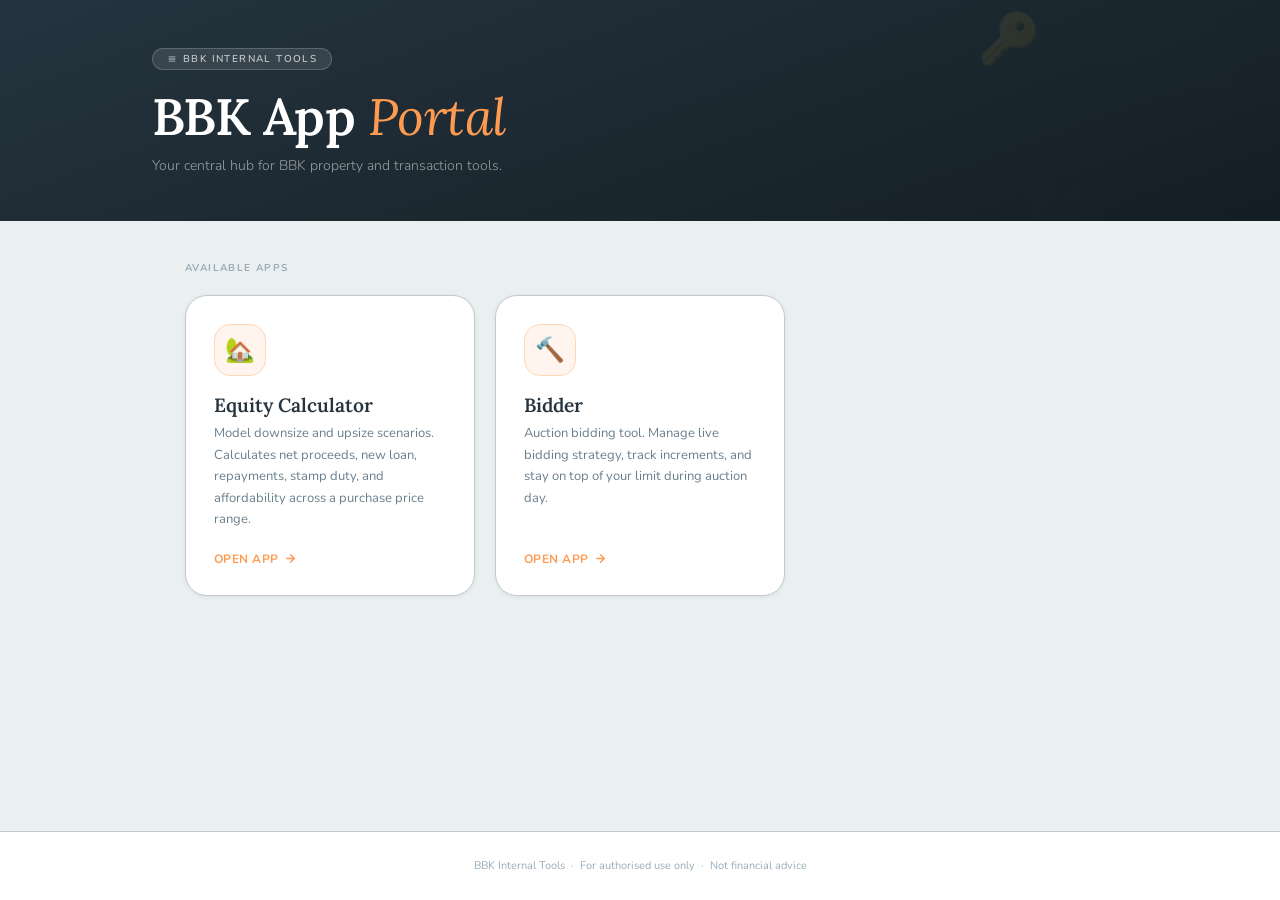
<file: index.html>
<!DOCTYPE html>
<html lang="en">
<head>
<meta charset="UTF-8">
<meta name="viewport" content="width=device-width, initial-scale=1.0">
<title>BBK App Portal</title>
<link href="https://fonts.googleapis.com/css2?family=Lora:ital,wght@0,400;0,500;0,600;1,400&family=Nunito:wght@300;400;500;600;700&display=swap" rel="stylesheet">
<style>
  :root {
    --bg:         #eaefef;
    --mid:        #bfc9d1;
    --dark:       #25343f;
    --orange:     #ff9b51;
    --orange-mid: #ff8535;
    --orange-pale:#fff5ee;
    --orange-bd:  #ffd8b4;
    --white:      #ffffff;
    --ink-soft:   #6a7f8c;
    --ink-ghost:  #9aadb8;
    --shadow-sm:  0 1px 4px rgba(37,52,63,0.08);
    --shadow:     0 4px 20px rgba(37,52,63,0.12);
    --shadow-lg:  0 8px 32px rgba(37,52,63,0.16);
    --r:    10px;
    --r-lg: 16px;
    --r-xl: 22px;
  }

  *, *::before, *::after { box-sizing: border-box; margin: 0; padding: 0; }
  html { scroll-behavior: smooth; }

  body {
    font-family: 'Nunito', sans-serif;
    background: var(--bg);
    color: var(--dark);
    min-height: 100vh;
    display: flex;
    flex-direction: column;
  }

  body::before {
    content: '';
    position: fixed; inset: 0;
    background-image: url("data:image/svg+xml,%3Csvg width='60' height='60' viewBox='0 0 60 60' xmlns='http://www.w3.org/2000/svg'%3E%3Cg fill='none' fill-rule='evenodd'%3E%3Cg fill='%23ff9b51' fill-opacity='0.03'%3E%3Ccircle cx='30' cy='30' r='1'/%3E%3C/g%3E%3C/g%3E%3C/svg%3E");
    pointer-events: none; z-index: 0;
  }

  /* ── HEADER ── */
  .header {
    background: linear-gradient(160deg, #25343f 0%, #1c2830 55%, #131d24 100%);
    position: relative; z-index: 1; overflow: hidden;
  }
  .header-leaves { position: absolute; inset: 0; pointer-events: none; overflow: hidden; }
  .leaf { position: absolute; opacity: 0.08; font-size: 90px; line-height: 1; animation: sway 9s ease-in-out infinite alternate; }
  .leaf:nth-child(1) { top: -10px; right: 50px;  font-size: 120px; animation-delay: 0s; }
  .leaf:nth-child(2) { bottom: -10px; right: 180px; font-size: 70px; animation-delay: -3s; }
  .leaf:nth-child(3) { top: 15px; right: 240px; font-size: 50px; animation-delay: -5s; }
  .leaf:nth-child(4) { bottom: 0; left: -10px; font-size: 100px; animation-delay: -2s; opacity: 0.05; }
  @keyframes sway { from { transform: rotate(-4deg) scale(1); } to { transform: rotate(4deg) scale(1.04); } }

  .header-inner {
    max-width: 1040px; margin: 0 auto;
    padding: 3rem 2rem 2.75rem;
    position: relative; z-index: 1;
  }
  .header-eyebrow {
    display: inline-flex; align-items: center; gap: 6px;
    background: rgba(255,255,255,0.1); border: 1px solid rgba(255,255,255,0.18);
    border-radius: 20px; padding: 3px 14px;
    font-size: 10px; letter-spacing: 0.14em; text-transform: uppercase;
    color: rgba(255,255,255,0.7); font-weight: 600; margin-bottom: 1.1rem;
  }
  .header h1 {
    font-family: 'Lora', Georgia, serif;
    font-size: clamp(2rem, 5vw, 3.2rem);
    font-weight: 600; color: #fff; line-height: 1.1;
    margin-bottom: 0.6rem; letter-spacing: -0.01em;
  }
  .header h1 em { font-style: italic; font-weight: 400; color: var(--orange); }
  .header-sub {
    font-size: 14px; color: rgba(255,255,255,0.55);
    font-weight: 300; max-width: 480px; line-height: 1.7;
  }

  /* ── PAGE ── */
  .page {
    max-width: 1040px; margin: 0 auto;
    padding: 2.5rem 2rem 3rem;
    position: relative; z-index: 1;
    flex: 1;
  }

  .section-label {
    font-size: 10px; letter-spacing: 0.14em; text-transform: uppercase;
    color: var(--ink-ghost); font-weight: 700; margin-bottom: 1.25rem;
  }

  /* ── TILES ── */
  .tiles { display: grid; grid-template-columns: repeat(auto-fill, minmax(280px, 1fr)); gap: 1.25rem; }

  .tile {
    background: var(--white);
    border: 1.5px solid var(--mid);
    border-radius: var(--r-xl);
    padding: 1.75rem;
    text-decoration: none;
    color: inherit;
    display: flex; flex-direction: column;
    box-shadow: var(--shadow-sm);
    transition: box-shadow 0.2s ease, transform 0.2s ease, border-color 0.2s ease;
    position: relative; overflow: hidden;
  }
  .tile::after {
    content: '';
    position: absolute; bottom: 0; left: 0; right: 0; height: 3px;
    background: linear-gradient(90deg, var(--orange), var(--orange-mid));
    opacity: 0; transition: opacity 0.2s ease;
  }
  .tile:hover {
    box-shadow: var(--shadow-lg);
    transform: translateY(-3px);
    border-color: var(--orange-bd);
  }
  .tile:hover::after { opacity: 1; }

  .tile-icon {
    width: 52px; height: 52px;
    background: var(--orange-pale);
    border: 1.5px solid var(--orange-bd);
    border-radius: var(--r-lg);
    display: flex; align-items: center; justify-content: center;
    font-size: 24px; margin-bottom: 1.1rem; flex-shrink: 0;
  }
  .tile-name {
    font-family: 'Lora', serif;
    font-size: 1.2rem; font-weight: 600;
    color: var(--dark); margin-bottom: 0.4rem; line-height: 1.2;
  }
  .tile-desc {
    font-size: 13px; color: var(--ink-soft);
    line-height: 1.65; font-weight: 400; flex: 1;
  }
  .tile-cta {
    display: inline-flex; align-items: center; gap: 5px;
    margin-top: 1.25rem; font-size: 12px; font-weight: 700;
    color: var(--orange); letter-spacing: 0.04em; text-transform: uppercase;
  }
  .tile-cta svg { width: 13px; height: 13px; transition: transform 0.2s; }
  .tile:hover .tile-cta svg { transform: translateX(3px); }

  .tile.coming-soon {
    opacity: 0.6; pointer-events: none; cursor: default;
  }
  .tile.coming-soon::after { display: none; }
  .coming-pill {
    display: inline-flex; align-items: center;
    margin-top: 1.25rem; font-size: 10px; font-weight: 700;
    background: var(--bg); border: 1px solid var(--mid);
    color: var(--ink-ghost); padding: 3px 10px; border-radius: 20px;
    letter-spacing: 0.08em; text-transform: uppercase;
  }

  /* ── FOOTER ── */
  .footer {
    position: relative; z-index: 1;
    text-align: center; padding: 1.5rem 2rem;
    font-size: 11px; color: var(--ink-ghost); line-height: 1.8;
    border-top: 1px solid var(--mid);
    background: var(--white);
  }

  @media (max-width: 640px) {
    .header-inner { padding: 2rem 1rem 1.75rem; }
    .page { padding: 1.5rem 1rem 2rem; }
    .tiles { grid-template-columns: 1fr; }
  }
</style>
</head>
<body>

<header class="header">
  <div class="header-leaves" aria-hidden="true">
    <span class="leaf">🏙</span>
    <span class="leaf">🏘</span>
    <span class="leaf">🔑</span>
    <span class="leaf">🏗</span>
  </div>
  <div class="header-inner">
    <div class="header-eyebrow">
      <svg viewBox="0 0 24 24" fill="currentColor" width="10" height="10"><path d="M4 6h16v2H4zm0 5h16v2H4zm0 5h16v2H4z"/></svg>
      BBK Internal Tools
    </div>
    <h1>BBK App <em>Portal</em></h1>
    <p class="header-sub">Your central hub for BBK property and transaction tools.</p>
  </div>
</header>

<div class="page">
  <p class="section-label">Available apps</p>
  <div class="tiles">

    <a class="tile" href="EquityPro.html">
      <div class="tile-icon">🏡</div>
      <p class="tile-name">Equity Calculator</p>
      <p class="tile-desc">Model downsize and upsize scenarios. Calculates net proceeds, new loan, repayments, stamp duty, and affordability across a purchase price range.</p>
      <span class="tile-cta">
        Open app
        <svg viewBox="0 0 24 24" fill="none" stroke="currentColor" stroke-width="2.5" stroke-linecap="round" stroke-linejoin="round"><path d="M5 12h14M12 5l7 7-7 7"/></svg>
      </span>
    </a>

    <a class="tile" href="Bidder.html">
      <div class="tile-icon">🔨</div>
      <p class="tile-name">Bidder</p>
      <p class="tile-desc">Auction bidding tool. Manage live bidding strategy, track increments, and stay on top of your limit during auction day.</p>
      <span class="tile-cta">
        Open app
        <svg viewBox="0 0 24 24" fill="none" stroke="currentColor" stroke-width="2.5" stroke-linecap="round" stroke-linejoin="round"><path d="M5 12h14M12 5l7 7-7 7"/></svg>
      </span>
    </a>

  </div>
</div>

<footer class="footer">
  BBK Internal Tools &nbsp;·&nbsp; For authorised use only &nbsp;·&nbsp; Not financial advice
</footer>

</body>
</html>
</file>
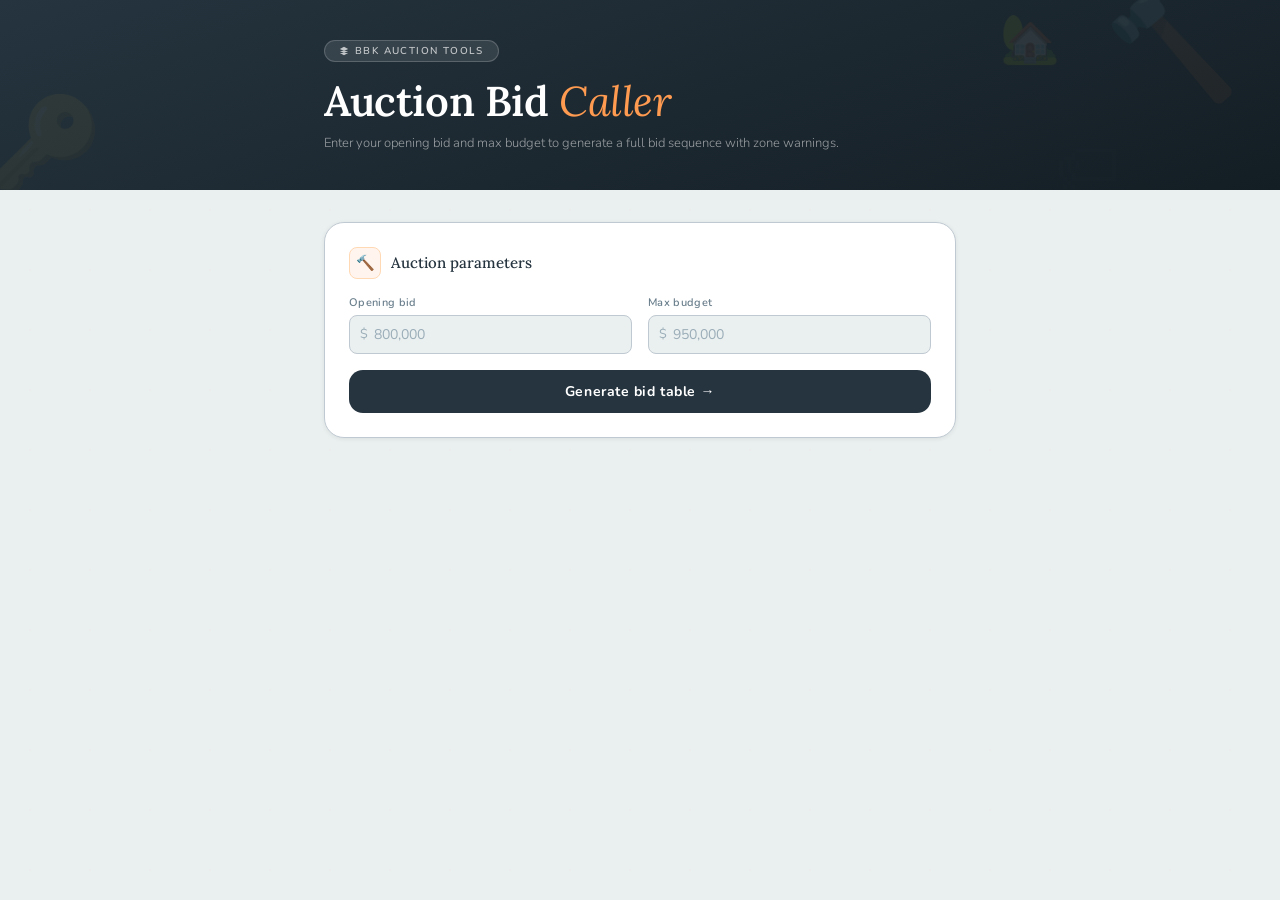
<file: Bidder.html>
<!DOCTYPE html>
<html lang="en">
<head>
<meta charset="UTF-8">
<meta name="viewport" content="width=device-width, initial-scale=1.0, maximum-scale=1.0">
<title>Auction Bid Caller</title>
<link href="https://fonts.googleapis.com/css2?family=Lora:ital,wght@0,400;0,500;0,600;1,400&family=Nunito:wght@300;400;500;600;700;800&display=swap" rel="stylesheet">
<style>
  :root {
    --bg:           #eaefef;
    --mid:          #bfc9d1;
    --dark:         #25343f;
    --orange:       #ff9b51;
    --orange-mid:   #ff8535;
    --orange-pale:  #fff5ee;
    --orange-bd:    #ffd8b4;
    --white:        #ffffff;
    --ink-soft:     #6a7f8c;
    --ink-ghost:    #9aadb8;
    --shadow-sm:    0 1px 4px rgba(37,52,63,0.08);
    --shadow:       0 4px 20px rgba(37,52,63,0.12);
    --r:    8px;
    --r-lg: 14px;
    --r-xl: 20px;

    --z-open-bg:    #f4f7f8;
    --z-open-bar:   #bfc9d1;
    --z-open-call:  #25343f;

    --z-mid-bg:     #edf4e8;
    --z-mid-bar:    #4a8a40;
    --z-mid-call:   #1c3818;

    --z-tight-bg:   #fdf4e0;
    --z-tight-bar:  #d48a20;
    --z-tight-call: #5a3c00;

    --z-warn-bg:    #fce9e3;
    --z-warn-bar:   #c03020;
    --z-warn-call:  #6e1508;
  }

  *, *::before, *::after { box-sizing: border-box; margin: 0; padding: 0; }
  html { scroll-behavior: smooth; }

  body {
    font-family: 'Nunito', sans-serif;
    background: var(--bg);
    color: var(--dark);
    min-height: 100vh;
  }

  body::before {
    content: '';
    position: fixed; inset: 0;
    background-image: url("data:image/svg+xml,%3Csvg width='60' height='60' viewBox='0 0 60 60' xmlns='http://www.w3.org/2000/svg'%3E%3Cg fill='none' fill-rule='evenodd'%3E%3Cg fill='%23ff9b51' fill-opacity='0.03'%3E%3Ccircle cx='30' cy='30' r='1'/%3E%3C/g%3E%3C/g%3E%3C/svg%3E");
    pointer-events: none; z-index: 0;
  }

  /* ── HEADER ── */
  .header {
    background: linear-gradient(160deg, #25343f 0%, #1c2830 55%, #131d24 100%);
    position: relative; z-index: 1; overflow: hidden;
  }
  .header-leaves { position: absolute; inset: 0; pointer-events: none; overflow: hidden; }
  .leaf { position: absolute; opacity: 0.08; font-size: 80px; line-height: 1; animation: sway 9s ease-in-out infinite alternate; }
  .leaf:nth-child(1) { top: -10px; right: 40px;  font-size: 110px; animation-delay: 0s; }
  .leaf:nth-child(2) { bottom: -10px; right: 160px; font-size: 65px; animation-delay: -3s; }
  .leaf:nth-child(3) { top: 15px; right: 220px; font-size: 48px; animation-delay: -5s; }
  .leaf:nth-child(4) { bottom: 0; left: -10px; font-size: 90px; animation-delay: -2s; opacity: 0.05; }
  @keyframes sway { from { transform: rotate(-4deg) scale(1); } to { transform: rotate(4deg) scale(1.04); } }

  .header-inner {
    max-width: 680px; margin: 0 auto;
    padding: 2.5rem 1.5rem 2.25rem;
    position: relative; z-index: 1;
  }
  .header-eyebrow {
    display: inline-flex; align-items: center; gap: 6px;
    background: rgba(255,255,255,0.1); border: 1px solid rgba(255,255,255,0.18);
    border-radius: 20px; padding: 3px 14px;
    font-size: 10px; letter-spacing: 0.14em; text-transform: uppercase;
    color: rgba(255,255,255,0.7); font-weight: 600; margin-bottom: 1rem;
  }
  .header h1 {
    font-family: 'Lora', Georgia, serif;
    font-size: clamp(1.8rem, 5vw, 2.6rem);
    font-weight: 600; color: #fff; line-height: 1.1;
    margin-bottom: 0.5rem; letter-spacing: -0.01em;
  }
  .header h1 em { font-style: italic; font-weight: 400; color: var(--orange); }
  .header-sub {
    font-size: 13px; color: rgba(255,255,255,0.55);
    font-weight: 300; line-height: 1.7;
  }

  /* ── PAGE ── */
  .page {
    max-width: 680px; margin: 0 auto;
    padding: 2rem 1.5rem 3rem;
    position: relative; z-index: 1;
  }

  /* ── CARD ── */
  .card {
    background: var(--white);
    border: 1px solid var(--mid);
    border-radius: var(--r-xl);
    padding: 1.5rem;
    margin-bottom: 1rem;
    box-shadow: var(--shadow-sm);
  }

  .section-head { display: flex; align-items: center; gap: 10px; margin-bottom: 1rem; }
  .section-icon {
    width: 32px; height: 32px;
    background: var(--orange-pale); border: 1px solid var(--orange-bd);
    border-radius: var(--r); display: flex; align-items: center;
    justify-content: center; font-size: 15px; flex-shrink: 0;
  }
  .section-title { font-family: 'Lora', serif; font-size: 15px; font-weight: 500; color: var(--dark); }

  /* ── INPUTS ── */
  .input-grid { display: grid; grid-template-columns: 1fr 1fr; gap: 1rem; }

  .field { display: flex; flex-direction: column; gap: 5px; }
  .field label {
    font-size: 11px; font-weight: 600;
    color: var(--ink-soft); letter-spacing: 0.03em;
  }
  .input-wrap { position: relative; }
  .pfx { position: absolute; top: 50%; transform: translateY(-50%); left: 11px; font-size: 13px; color: var(--ink-ghost); pointer-events: none; }

  .field input {
    width: 100%;
    background: var(--bg);
    border: 1.5px solid var(--mid);
    border-radius: var(--r);
    padding: 9px 12px 9px 24px;
    color: var(--dark);
    font-family: 'Nunito', sans-serif;
    font-size: 14px; font-weight: 600;
    outline: none;
    -webkit-appearance: none;
    transition: border-color 0.15s, box-shadow 0.15s, background 0.15s;
  }
  .field input:focus {
    border-color: var(--orange);
    background: var(--white);
    box-shadow: 0 0 0 3px rgba(255,155,81,0.15);
  }
  .field input::placeholder { color: var(--ink-ghost); font-weight: 400; }

  /* ── BUTTON ── */
  .btn-generate {
    width: 100%;
    padding: 12px;
    background: var(--dark);
    color: #fff;
    border: none;
    border-radius: var(--r-lg);
    font-family: 'Nunito', sans-serif;
    font-size: 14px; font-weight: 700;
    letter-spacing: 0.04em;
    cursor: pointer;
    transition: background 0.18s, transform 0.1s;
    margin-top: 1rem;
  }
  .btn-generate:hover { background: var(--orange); }
  .btn-generate:active { transform: scale(0.99); }

  /* ── SUMMARY STATS ── */
  .summary {
    display: grid; grid-template-columns: 1fr 1fr 1fr;
    gap: 8px; margin-bottom: 1rem;
  }
  .stat {
    background: var(--white); border: 1px solid var(--mid);
    border-radius: var(--r-lg); padding: 10px 14px;
    box-shadow: var(--shadow-sm);
  }
  .stat-label {
    font-size: 9px; letter-spacing: 0.1em; text-transform: uppercase;
    color: var(--ink-ghost); font-weight: 700; margin-bottom: 3px;
  }
  .stat-val {
    font-family: 'Lora', serif;
    font-size: 20px; font-weight: 600; color: var(--dark);
  }

  /* ── LEGEND ── */
  .legend {
    display: flex; gap: 12px; flex-wrap: wrap;
    margin-bottom: 1rem;
  }
  .leg { display: flex; align-items: center; gap: 5px; font-size: 12px; font-weight: 600; color: var(--ink-soft); }
  .leg-dot { width: 10px; height: 10px; border-radius: 3px; flex-shrink: 0; }

  /* ── TABLE ── */
  .tbl-wrap {
    border-radius: var(--r-xl); border: 1px solid var(--mid);
    overflow: hidden; box-shadow: var(--shadow-sm);
  }

  table { width: 100%; border-collapse: collapse; table-layout: fixed; }

  col.c-call  { width: 28%; }
  col.c-full  { width: 28%; }
  col.c-above { width: 27%; }
  col.c-step  { width: 17%; }

  thead { position: sticky; top: 0; z-index: 10; }
  thead th {
    background: linear-gradient(135deg, #25343f 0%, #354a58 100%);
    font-size: 9px; letter-spacing: 0.08em; text-transform: uppercase;
    color: rgba(255,255,255,0.85); font-weight: 700;
    font-family: 'Nunito', sans-serif;
    padding: 10px 12px; text-align: left; white-space: nowrap;
  }
  thead th.th-step { text-align: right; }

  tbody tr { border-bottom: 1px solid rgba(191,201,209,0.4); cursor: pointer; }
  tbody td { padding: 11px 12px; vertical-align: middle; overflow: hidden; }
  tbody tr td:first-child { border-left: 5px solid transparent; padding-left: 9px; }

  .tc-call  { font-size: 28px; font-weight: 800; line-height: 1; white-space: nowrap; }
  .tc-full  { font-size: 14px; font-weight: 600; white-space: nowrap; }
  .tc-above { font-size: 14px; font-weight: 700; white-space: nowrap; }
  .tc-step  { font-size: 13px; font-weight: 600; text-align: right; white-space: nowrap; }

  /* ZONE COLOURS */
  .z-open  { background: var(--z-open-bg); }
  .z-open  td:first-child { border-left-color: var(--z-open-bar); }
  .z-open  .tc-call  { color: var(--z-open-call); }
  .z-open  .tc-full  { color: var(--ink-soft); }
  .z-open  .tc-above { color: var(--ink-soft); }
  .z-open  .tc-step  { color: var(--ink-ghost); }

  .z-mid   { background: var(--z-mid-bg); }
  .z-mid   td:first-child { border-left-color: var(--z-mid-bar); }
  .z-mid   .tc-call  { color: var(--z-mid-call); }
  .z-mid   .tc-full  { color: #3a6030; }
  .z-mid   .tc-above { color: #3a6030; }
  .z-mid   .tc-step  { color: #5a8050; }

  .z-tight { background: var(--z-tight-bg); }
  .z-tight td:first-child { border-left-color: var(--z-tight-bar); }
  .z-tight .tc-call  { color: var(--z-tight-call); }
  .z-tight .tc-full  { color: #7a5e20; }
  .z-tight .tc-above { color: #7a5e20; }
  .z-tight .tc-step  { color: #9a7a30; }

  .z-warn  { background: var(--z-warn-bg); }
  .z-warn  td:first-child { border-left-color: var(--z-warn-bar); }
  .z-warn  .tc-call  { color: var(--z-warn-call); }
  .z-warn  .tc-full  { color: #882010; }
  .z-warn  .tc-above { color: #882010; }
  .z-warn  .tc-step  { color: #aa3020; }

  .pill {
    display: inline-block; font-size: 9px; letter-spacing: 0.08em;
    text-transform: uppercase; padding: 2px 6px; border-radius: 4px;
    background: #6e1508; color: #fce8e2;
    margin-left: 5px; vertical-align: middle; font-weight: 800;
  }

  tbody tr.selected td { background: rgba(255,155,81,0.12) !important; box-shadow: inset 4px 0 0 var(--orange); }

  .error {
    background: #fce9e3; border: 1px solid #e0a090;
    border-radius: var(--r-lg); padding: 12px 16px;
    color: #882010; font-size: 13px; font-weight: 600;
    margin-bottom: 1rem;
  }

  .tip {
    font-size: 11px; color: var(--ink-ghost);
    margin-top: 1rem; font-weight: 500; line-height: 1.7;
  }

  @media (max-width: 480px) {
    .header-inner { padding: 1.75rem 1rem 1.5rem; }
    .page { padding: 1.25rem 1rem 2rem; }
    .input-grid { grid-template-columns: 1fr; }
    .summary { grid-template-columns: 1fr 1fr 1fr; }
  }
</style>
</head>
<body>

<header class="header">
  <div class="header-leaves" aria-hidden="true">
    <span class="leaf">🔨</span>
    <span class="leaf">🏷</span>
    <span class="leaf">🏡</span>
    <span class="leaf">🔑</span>
  </div>
  <div class="header-inner">
    <div class="header-eyebrow">
      <svg viewBox="0 0 24 24" fill="currentColor" width="10" height="10"><path d="M12 2L2 7l10 5 10-5-10-5zM2 17l10 5 10-5M2 12l10 5 10-5"/></svg>
      BBK Auction Tools
    </div>
    <h1>Auction Bid <em>Caller</em></h1>
    <p class="header-sub">Enter your opening bid and max budget to generate a full bid sequence with zone warnings.</p>
  </div>
</header>

<div class="page">

  <div class="card">
    <div class="section-head">
      <div class="section-icon">🔨</div>
      <div><p class="section-title">Auction parameters</p></div>
    </div>
    <div class="input-grid">
      <div class="field">
        <label>Opening bid</label>
        <div class="input-wrap">
          <span class="pfx">$</span>
          <input type="number" id="open" placeholder="800,000" step="5000" inputmode="numeric" />
        </div>
      </div>
      <div class="field">
        <label>Max budget</label>
        <div class="input-wrap">
          <span class="pfx">$</span>
          <input type="number" id="max" placeholder="950,000" step="5000" inputmode="numeric" />
        </div>
      </div>
    </div>
    <button class="btn-generate" onclick="generate()">Generate bid table →</button>
  </div>

  <div id="out"></div>

</div>

<script>
function fmtFull(n) {
  return '$' + n.toLocaleString('en-AU');
}

function shorthand(n) {
  if (n >= 1000000) {
    let v = n / 1000000;
    return (Number.isInteger(v) ? v.toFixed(0) : v.toFixed(3).replace(/\.?0+$/, '')) + 'M';
  }
  if (n >= 1000) {
    let v = n / 1000;
    return (Number.isInteger(v) ? v.toFixed(0) : v.toFixed(1).replace(/\.?0+$/, '')) + 'k';
  }
  return String(n);
}

function shorthandCall(n) {
  if (n >= 1000000) {
    let v = n / 1000000;
    let num = Number.isInteger(v) ? v.toFixed(0) : v.toFixed(3).replace(/\.?0+$/, '');
    return num + '<span style="font-size:16px;font-weight:600;opacity:0.7;">M</span>';
  }
  if (n >= 1000) {
    let v = n / 1000;
    let num = Number.isInteger(v) ? v.toFixed(0) : v.toFixed(1).replace(/\.?0+$/, '');
    return num + '<span style="font-size:16px;font-weight:600;opacity:0.7;">k</span>';
  }
  return String(n);
}

function getIncrement(bid, range, pct) {
  if (pct < 0.40) return 20000;
  if (pct < 0.70) return 10000;
  if (pct < 0.90) return 5000;
  if (pct < 0.95) return 2000;
  return 1000;
}

function generate() {
  const open = parseInt(document.getElementById('open').value);
  const max  = parseInt(document.getElementById('max').value);
  const out  = document.getElementById('out');

  if (!open || !max || open >= max) {
    out.innerHTML = '<div class="error">Enter a valid opening bid less than your max budget.</div>';
    return;
  }

  const range = max - open;
  let bids = [{ bid: open, inc: null }];
  let cur = open, s = 0;

  while (cur < max && s++ < 300) {
    let pct = (cur - open) / range;
    let inc = getIncrement(cur, range, pct);
    let next = Math.min(cur + inc, max);
    bids.push({ bid: next, inc });
    cur = next;
  }

  const summary = `
    <div class="summary">
      <div class="stat"><div class="stat-label">Opening</div><div class="stat-val">${shorthand(open)}</div></div>
      <div class="stat"><div class="stat-label">Max</div><div class="stat-val">${shorthand(max)}</div></div>
      <div class="stat"><div class="stat-label">Raises</div><div class="stat-val">${bids.length - 1}</div></div>
    </div>
    <div class="legend">
      <div class="leg"><div class="leg-dot" style="background:#bfc9d1;"></div>Early</div>
      <div class="leg"><div class="leg-dot" style="background:#4a8a40;"></div>Mid</div>
      <div class="leg"><div class="leg-dot" style="background:#d48a20;"></div>Close</div>
      <div class="leg"><div class="leg-dot" style="background:#c03020;"></div>Walk away</div>
    </div>`;

  let rows = '';
  bids.forEach((b, i) => {
    let pct = (b.bid - open) / range;
    let z = pct > 0.95 ? 'warn' : pct > 0.80 ? 'tight' : pct > 0.50 ? 'mid' : 'open';
    let above = b.bid - open;
    let isMax = b.bid === max;
    let pill = isMax ? '<span class="pill">MAX</span>' : '';
    let aboveStr = above === 0 ? '<span style="color:#9aadb8">—</span>' : '+' + fmtFull(above);
    let stepStr = b.inc ? '+' + shorthand(b.inc) : '—';

    rows += `<tr class="z-${z}">
      <td><span class="tc-call">${shorthandCall(b.bid)}${pill}</span></td>
      <td><span class="tc-full">${fmtFull(b.bid)}</span></td>
      <td><span class="tc-above">${aboveStr}</span></td>
      <td><span class="tc-step">${stepStr}</span></td>
    </tr>`;
  });

  out.innerHTML = summary + `
    <div class="tbl-wrap">
      <table>
        <colgroup>
          <col class="c-call">
          <col class="c-full">
          <col class="c-above">
          <col class="c-step">
        </colgroup>
        <thead>
          <tr>
            <th>Call</th>
            <th>Full price</th>
            <th>Above opening</th>
            <th class="th-step">Step</th>
          </tr>
        </thead>
        <tbody>${rows}<tr style="background:#6e1508;"><td colspan="4" style="padding:14px 12px;text-align:center;font-size:22px;font-weight:800;color:#fff;letter-spacing:0.08em;border-left:5px solid #3d0a04;">🚫 WALK AWAY</td></tr></tbody>
      </table>
    </div>
    <p class="tip">Increments taper as you approach your max &nbsp;·&nbsp; Amber = close &nbsp;·&nbsp; Red = walk away &nbsp;·&nbsp; Tap a row to highlight your current bid</p>`;

  document.querySelectorAll('tbody tr').forEach(row => {
    row.addEventListener('click', () => {
      const wasSelected = row.classList.contains('selected');
      document.querySelectorAll('tbody tr.selected').forEach(r => r.classList.remove('selected'));
      if (!wasSelected) row.classList.add('selected');
    });
  });
}
</script>
</body>
</html>
</file>
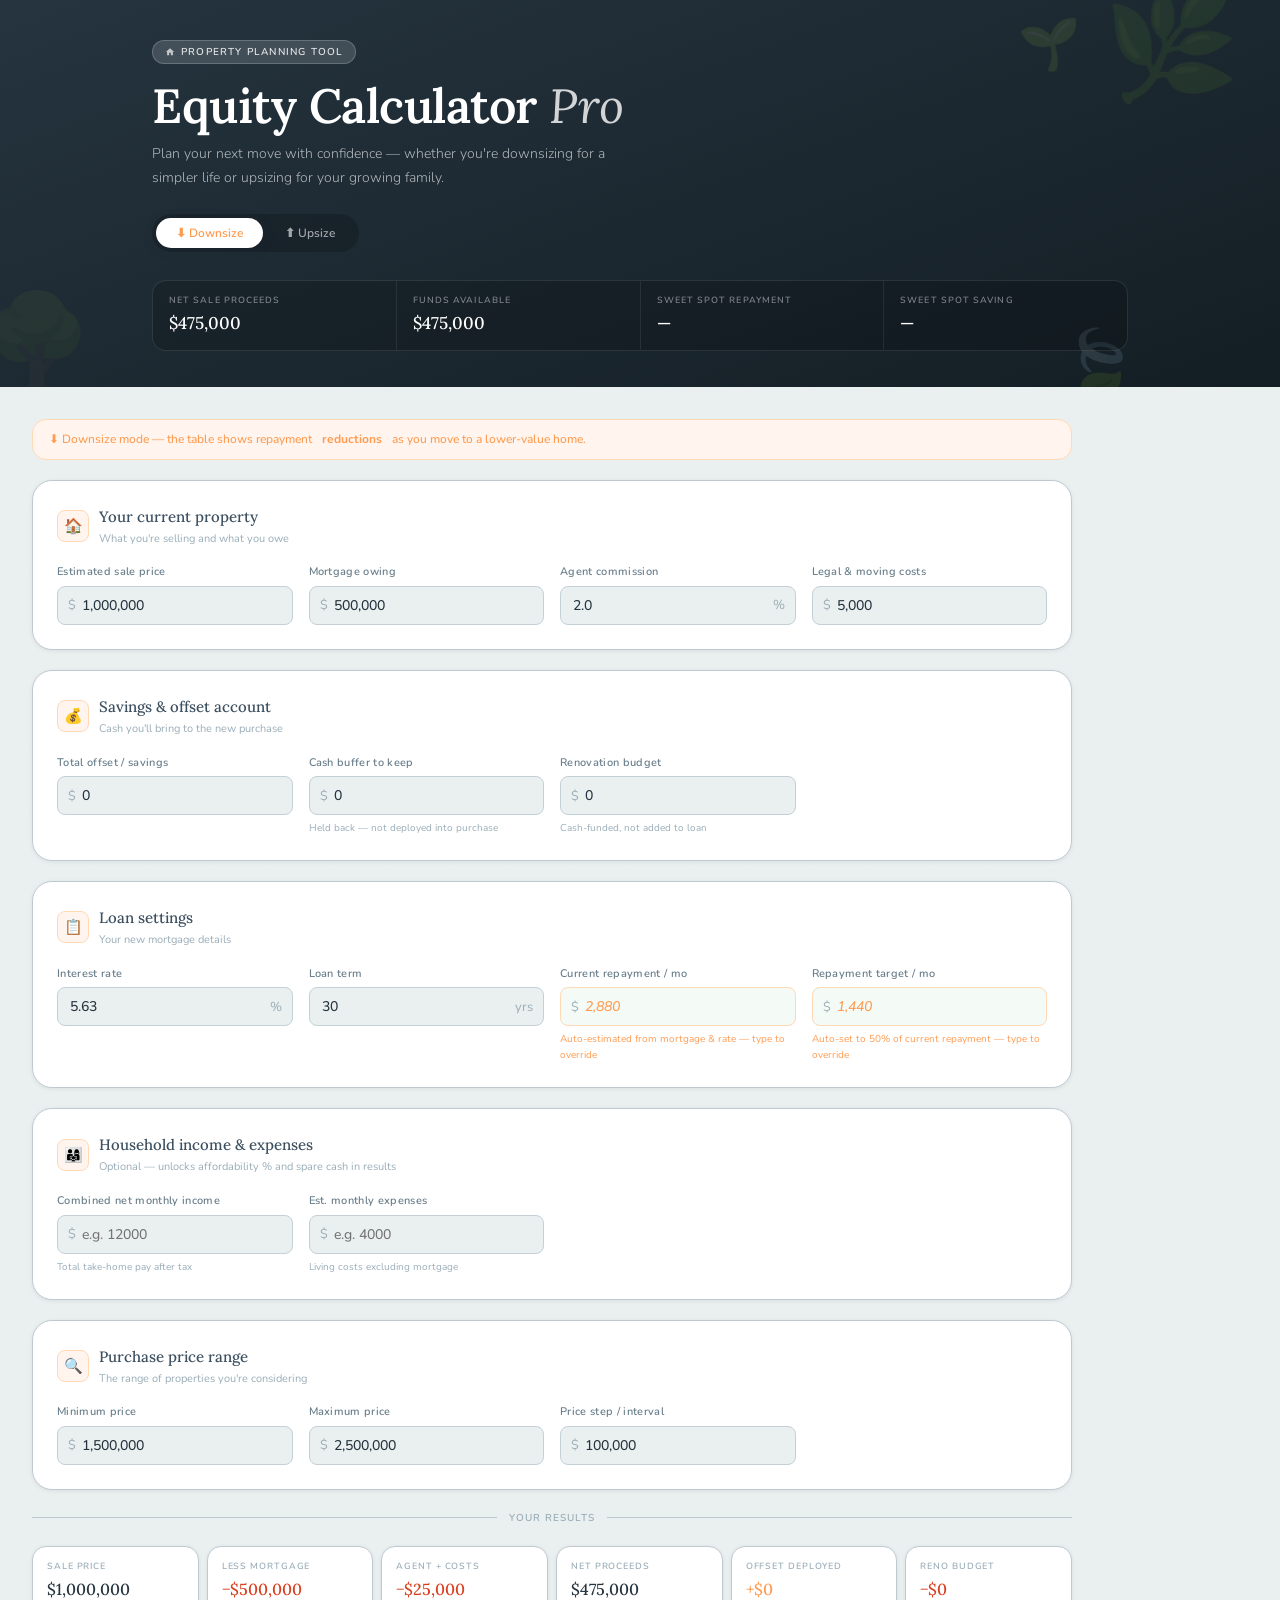
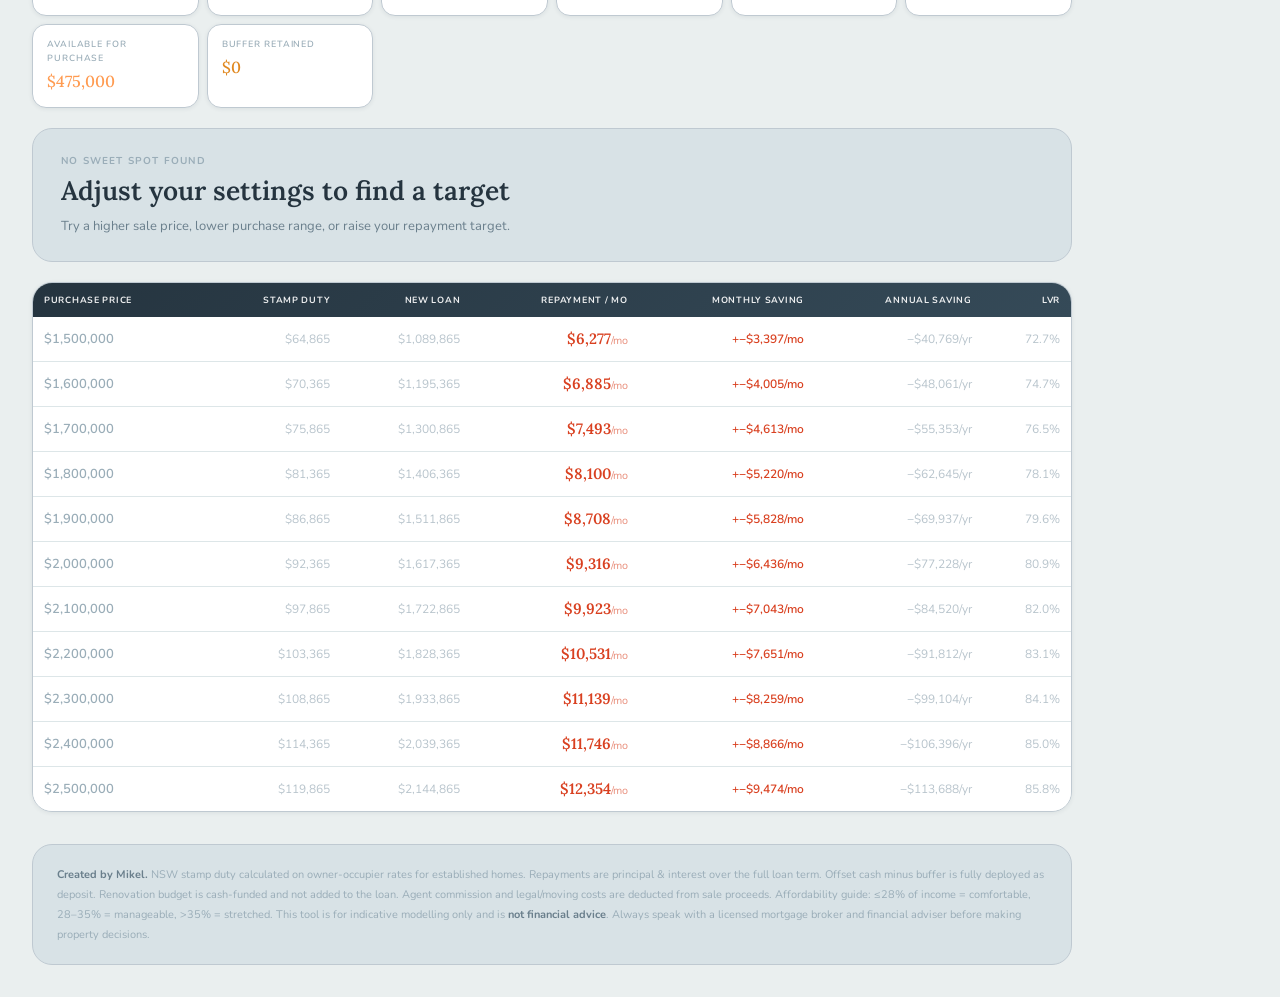
<file: EquityPro.html>
<!DOCTYPE html>
<html lang="en">
<head>
<meta charset="UTF-8">
<meta name="viewport" content="width=device-width, initial-scale=1.0">
<title>Equity Calculator Pro</title>
<link href="https://fonts.googleapis.com/css2?family=Lora:ital,wght@0,400;0,500;0,600;1,400&family=Nunito:wght@300;400;500;600;700&display=swap" rel="stylesheet">
<link rel="stylesheet" href="styles/tokens.css">
<style>
  :root {
    /* aliases → shared tokens */
    --sage:       var(--orange);
    --sage-mid:   var(--orange-mid);
    --sage-pale:  var(--orange-bd);
    --sage-wash:  var(--orange-pale);
    --stone-pale: var(--mid);
    --cream:      var(--bg);
    --warm-white: var(--white);
    --ink:        var(--dark);
    --sky:        var(--orange);

    /* EquityPro-specific */
    --stone-wash: #d8e2e6;
    --cream2:     #dde6e8;
    --ink-mid:    #3d5060;
    --ink-mist:   #c4d0d8;
    --terracotta: #d94020;
    --sky-pale:   #fff0e2;
    --gold:       #e08820;
    --green-pill: #2d6a45;
    --green-bg:   #e4f0ea;
    --amber-pill: #8a5e10;
    --amber-bg:   #fdf0d8;
    --rose-pill:  #8a2a2a;
    --rose-bg:    #fae8e8;

    /* radii */
    --r:    8px;
    --r-lg: 14px;
    --r-xl: 20px;

    /* shadow override (tighter than shared default) */
    --shadow: 0 3px 14px rgba(37,52,63,0.12);

    /* theme tokens — overridden for upsize */
    --t-hdr1: #25343f; --t-hdr2: #1c2830; --t-hdr3: #131d24;
    --t-accent: var(--orange);
    --t-accent-pale: var(--orange-pale);
    --t-accent-border: var(--orange-bd);
    --t-focus: rgba(255,155,81,0.15);
    --t-th1: #25343f; --t-th2: #354a58;
    --t-sweet1: var(--orange-pale); --t-sweet2: #ffe8d0; --t-sweet-bd: var(--orange-bd);
  }

  body.up {
    --t-hdr1: #1c2830; --t-hdr2: #131d24; --t-hdr3: #0c151a;
    --t-accent: #ff8535;
    --t-accent-pale: #fff0e2;
    --t-accent-border: #ffcc98;
    --t-focus: rgba(255,133,53,0.15);
    --t-th1: #1c2830; --t-th2: #25343f;
    --t-sweet1: #fff0e2; --t-sweet2: #ffdfbc; --t-sweet-bd: #ffcc98;
    background: #e2eaee;
  }

  *, *::before, *::after { box-sizing: border-box; margin: 0; padding: 0; }
  html { scroll-behavior: smooth; }

  body {
    font-family: 'Nunito', sans-serif;
    background: var(--cream);
    color: var(--ink);
    min-height: 100vh;
    font-size: 14px;
    line-height: 1.6;
    transition: background 0.4s ease;
  }

  body::before {
    content: '';
    position: fixed; inset: 0;
    background-image: url("data:image/svg+xml,%3Csvg width='60' height='60' viewBox='0 0 60 60' xmlns='http://www.w3.org/2000/svg'%3E%3Cg fill='none' fill-rule='evenodd'%3E%3Cg fill='%23ff9b51' fill-opacity='0.03'%3E%3Ccircle cx='30' cy='30' r='1'/%3E%3C/g%3E%3C/g%3E%3C/svg%3E");
    pointer-events: none; z-index: 0;
  }

  /* ── HEADER ── */
  .header {
    position: relative; z-index: 1;
    background: linear-gradient(160deg, var(--t-hdr1) 0%, var(--t-hdr2) 55%, var(--t-hdr3) 100%);
    padding: 0; overflow: hidden;
    transition: background 0.4s ease;
  }
  .header-leaves { position: absolute; inset: 0; overflow: hidden; pointer-events: none; }
  .leaf { position: absolute; opacity: 0.12; font-size: 80px; line-height: 1; animation: sway 8s ease-in-out infinite alternate; }
  .leaf:nth-child(1) { top: -10px; right: 40px; font-size: 110px; animation-delay: 0s; }
  .leaf:nth-child(2) { bottom: -15px; right: 140px; font-size: 70px; animation-delay: -3s; }
  .leaf:nth-child(3) { top: 20px; right: 200px; font-size: 50px; animation-delay: -5s; }
  .leaf:nth-child(4) { bottom: 0; left: -20px; font-size: 90px; animation-delay: -2s; opacity: 0.07; }
  @keyframes sway { from { transform: rotate(-4deg) scale(1); } to { transform: rotate(4deg) scale(1.04); } }

  .header-inner { max-width: 1040px; margin: 0 auto; padding: 2.5rem 2rem 2.25rem; position: relative; z-index: 1; }
  .header-eyebrow {
    display: inline-flex; align-items: center; gap: 6px;
    background: rgba(255,255,255,0.15); border: 1px solid rgba(255,255,255,0.2);
    border-radius: 20px; padding: 3px 12px;
    font-size: 10px; letter-spacing: 0.12em; text-transform: uppercase;
    color: rgba(255,255,255,0.85); font-weight: 600; margin-bottom: 1rem;
  }
  .header-eyebrow svg { width: 10px; height: 10px; opacity: 0.8; }
  .header h1 { font-family: 'Lora', Georgia, serif; font-size: clamp(1.9rem, 4.5vw, 3rem); font-weight: 600; color: #fff; line-height: 1.1; margin-bottom: 0.6rem; letter-spacing: -0.01em; }
  .header h1 em { font-style: italic; font-weight: 400; color: rgba(255,255,255,0.8); }
  .header-sub { font-size: 14px; color: rgba(255,255,255,0.65); font-weight: 300; max-width: 500px; line-height: 1.7; }

  .mode-toggle { display: inline-flex; margin-top: 1.5rem; background: rgba(0,0,0,0.2); border-radius: 30px; padding: 4px; gap: 2px; }
  .mode-btn { padding: 7px 20px; border-radius: 26px; font-family: 'Nunito', sans-serif; font-size: 12px; font-weight: 600; border: none; cursor: pointer; transition: all 0.25s ease; color: rgba(255,255,255,0.6); background: transparent; }
  .mode-btn.active { background: #fff; color: var(--t-accent); box-shadow: var(--shadow); }

  .header-stats { display: flex; gap: 0; margin-top: 1.75rem; background: rgba(0,0,0,0.18); border-radius: var(--r-lg); overflow: hidden; border: 1px solid rgba(255,255,255,0.1); flex-wrap: wrap; }
  .hstat { flex: 1; min-width: 130px; padding: 12px 16px; border-right: 1px solid rgba(255,255,255,0.08); }
  .hstat:last-child { border-right: none; }
  .hstat-l { font-size: 9px; letter-spacing: 0.12em; text-transform: uppercase; color: rgba(255,255,255,0.45); font-weight: 600; margin-bottom: 3px; }
  .hstat-v { font-family: 'Lora', serif; font-size: 17px; color: #fff; font-weight: 500; }

  /* ── PAGE ── */
  .page { max-width: 1400px; margin: 0 auto; padding: 2rem; position: relative; z-index: 1; }
  .section-head { display: flex; align-items: center; gap: 10px; margin-bottom: 1rem; }
  .section-icon { width: 32px; height: 32px; background: var(--t-accent-pale); border: 1px solid var(--t-accent-border); border-radius: 8px; display: flex; align-items: center; justify-content: center; font-size: 15px; flex-shrink: 0; transition: background 0.35s, border-color 0.35s; }
  .section-title { font-family: 'Lora', serif; font-size: 15px; font-weight: 500; color: var(--ink-mid); }
  .section-sub { font-size: 11px; color: var(--ink-ghost); margin-top: 1px; }

  .card { background: var(--warm-white); border: 1px solid var(--stone-pale); border-radius: var(--r-xl); padding: 1.5rem; margin-bottom: 1.25rem; box-shadow: var(--shadow-sm); transition: box-shadow 0.2s; }
  .card:hover { box-shadow: var(--shadow); }

  .inner { max-width: 1040px; }
  .input-grid { display: grid; grid-template-columns: repeat(auto-fill, minmax(195px, 1fr)); gap: 1rem; }
  .field { display: flex; flex-direction: column; gap: 5px; }
  .field label { font-size: 11px; font-weight: 600; color: var(--ink-soft); letter-spacing: 0.03em; }
  .field-hint { font-size: 10px; color: var(--ink-ghost); }

  .input-wrap { position: relative; }
  .pfx, .sfx { position: absolute; top: 50%; transform: translateY(-50%); font-size: 13px; color: var(--ink-ghost); pointer-events: none; }
  .pfx { left: 11px; }
  .sfx { right: 11px; }

  input[type="number"], input[type="text"] { width: 100%; background: var(--cream); border: 1.5px solid var(--ink-mist); border-radius: var(--r); color: var(--ink); font-family: 'Nunito', sans-serif; font-size: 14px; font-weight: 500; padding: 9px 12px; outline: none; transition: border-color 0.15s, background 0.15s, box-shadow 0.15s; -moz-appearance: textfield; }
  input[type="number"]::-webkit-inner-spin-button { -webkit-appearance: none; }
  input[type="number"]:focus, input[type="text"]:focus { border-color: var(--t-accent); background: #fff; box-shadow: 0 0 0 3px var(--t-focus); }
  .has-pfx input { padding-left: 24px; }
  .has-sfx input { padding-right: 28px; }

  input.is-auto   { border-color: var(--sage-pale) !important; background: #f4fbf6 !important; color: var(--sage) !important; font-style: italic; }
  input.is-manual { border-color: var(--gold) !important; background: #fffbf0 !important; font-style: normal; }

  .divider { display: flex; align-items: center; gap: 12px; margin: 0.75rem 0 1.25rem; max-width: 1040px; }
  .divider-line { flex: 1; height: 1px; background: var(--stone-pale); }
  .divider-text { font-size: 10px; letter-spacing: 0.1em; text-transform: uppercase; color: var(--ink-ghost); font-weight: 600; }

  .waterfall { display: grid; grid-template-columns: repeat(auto-fill, minmax(155px, 1fr)); gap: 8px; margin-bottom: 1.25rem; max-width: 1040px; }
  .wf { background: var(--warm-white); border: 1px solid var(--stone-pale); border-radius: var(--r-lg); padding: 12px 14px; box-shadow: var(--shadow-sm); transition: box-shadow 0.15s, transform 0.15s; }
  .wf:hover { box-shadow: var(--shadow); transform: translateY(-1px); }
  .wf-l { font-size: 9px; letter-spacing: 0.1em; text-transform: uppercase; color: var(--ink-ghost); margin-bottom: 4px; font-weight: 600; }
  .wf-v { font-family: 'Lora', serif; font-size: 16px; font-weight: 500; color: var(--ink); }
  .wf-v.pos { color: var(--t-accent); }
  .wf-v.neg { color: var(--terracotta); }
  .wf-v.hi  { color: var(--sky); }
  .wf-v.amb { color: var(--gold); }

  /* ── RESULT BANNER ── */
  .result-banner { border-radius: var(--r-xl); padding: 1.5rem 1.75rem; margin-bottom: 1.25rem; position: relative; overflow: hidden; max-width: 1040px; }
  .result-banner.sweet { background: linear-gradient(135deg, var(--t-sweet1) 0%, var(--t-sweet2) 100%); border: 1.5px solid var(--t-sweet-bd); }
  .result-banner.sweet::after { content: '🏡'; position: absolute; right: 1.75rem; top: 50%; transform: translateY(-50%); font-size: 3.5rem; opacity: 0.15; line-height: 1; }
  .result-banner.upsize { background: linear-gradient(135deg, #ddeef8 0%, #c0e0f5 100%); border: 1.5px solid #90c8e8; }
  .result-banner.upsize::after { content: '🔑'; position: absolute; right: 1.75rem; top: 50%; transform: translateY(-50%); font-size: 3.5rem; opacity: 0.15; line-height: 1; }
  .result-banner.none { background: var(--stone-wash); border: 1.5px solid var(--stone-pale); }
  .result-banner.none::after { content: ''; }
  .banner-eyebrow { font-size: 10px; letter-spacing: 0.12em; text-transform: uppercase; color: var(--t-accent); font-weight: 700; margin-bottom: 6px; }
  .result-banner.none .banner-eyebrow { color: var(--ink-ghost); }
  .banner-head { font-family: 'Lora', serif; font-size: clamp(1.2rem, 3vw, 1.65rem); font-weight: 600; color: var(--ink); margin-bottom: 8px; line-height: 1.2; }
  .banner-head .hl { color: var(--t-accent); }
  .banner-sub { font-size: 13px; color: var(--ink-soft); font-weight: 400; line-height: 1.7; max-width: 620px; }

  /* repayment comparison */
  .repay-compare { display: flex; align-items: stretch; gap: 8px; margin: 0.7rem 0; flex-wrap: wrap; }
  .rc { background: rgba(255,255,255,0.7); border: 1px solid rgba(0,0,0,0.07); border-radius: var(--r-lg); padding: 10px 14px; min-width: 110px; }
  .rc-l { font-size: 9px; letter-spacing: 0.1em; text-transform: uppercase; color: var(--ink-ghost); font-weight: 700; margin-bottom: 3px; }
  .rc-est { color: var(--sage); font-size: 8px; margin-left: 3px; }
  .rc-v { font-family: 'Lora', serif; font-size: 1.2rem; font-weight: 600; color: var(--ink); line-height: 1.1; }
  .rc-v .unit { font-size: 0.65em; color: var(--ink-ghost); font-weight: 400; }
  .rc-v.new  { color: var(--t-accent); }
  .rc-v.save { color: var(--green-pill); }
  .rc-v.cost { color: var(--terracotta); }
  .rc-s { font-size: 10px; color: var(--ink-ghost); margin-top: 2px; }
  .rc-arrow { align-self: center; font-size: 1.1rem; color: var(--ink-mist); flex-shrink: 0; }

  /* affordability */
  .afford-strip { display: flex; align-items: center; gap: 8px; flex-wrap: wrap; margin-top: 0.6rem; }
  .af { display: inline-flex; align-items: center; gap: 5px; padding: 5px 12px; border-radius: 20px; font-size: 12px; font-weight: 600; border: 1px solid; }
  .af-good  { background: var(--green-bg); border-color: #a8d5bc; color: var(--green-pill); }
  .af-ok    { background: var(--amber-bg); border-color: #e0c070; color: var(--amber-pill); }
  .af-tight { background: var(--rose-bg);  border-color: #e0a0a0; color: var(--rose-pill); }
  .af-none  { background: var(--stone-wash); border-color: var(--stone-pale); color: var(--ink-ghost); }
  .af-spare-pos { background: var(--green-bg); border-color: #a8d5bc; color: var(--green-pill); }
  .af-spare-neg { background: var(--rose-bg);  border-color: #e0a0a0; color: var(--rose-pill); }

  /* ── TABLE ── */
  .tbl-wrap { border-radius: var(--r-xl); border: 1px solid var(--stone-pale); overflow: hidden; overflow-x: auto; box-shadow: var(--shadow-sm); }
  table { width: 100%; border-collapse: collapse; font-size: 13px; table-layout: auto; }
  thead { background: linear-gradient(135deg, var(--t-th1) 0%, var(--t-th2) 100%); transition: background 0.4s ease; }
  th { padding: 10px 11px; font-size: 9px; letter-spacing: 0.08em; text-transform: uppercase; color: rgba(255,255,255,0.92); font-weight: 700; text-align: right; white-space: nowrap; }
  th:first-child { text-align: left; }
  td { padding: 10px 11px; border-bottom: 1px solid var(--cream2); text-align: right; white-space: nowrap; color: var(--ink-ghost); background: var(--warm-white); transition: background 0.1s; font-weight: 400; font-size: 12px; }
  td:first-child { text-align: left; color: var(--ink); font-weight: 600; font-size: 13px; }
  tr:last-child td { border-bottom: none; }
  tbody tr:nth-child(even):not(.row-free):not(.row-sweet):not(.row-upsweet):not(.row-over) td { background: #f4f7f8; }
  tr:not(.row-free):not(.row-sweet):not(.row-upsweet):not(.row-over):hover td { background: var(--cream); }
  tr.row-free    td { background: #edfaf3; color: var(--ink-ghost); }
  tr.row-free    td:first-child { color: var(--ink); }
  tr.row-sweet   td { background: var(--t-sweet1); color: var(--ink-ghost); }
  tr.row-sweet   td:first-child { color: var(--ink); }
  tr.row-upsweet td { background: #ddeef8; color: var(--ink-ghost); }
  tr.row-upsweet td:first-child { color: var(--ink); }
  tr.row-over    td { color: #b8c4cc; }
  tr.row-over    td:first-child { color: #9aadb8; }

  /* repayment — hero column */
  .td-repay { font-family: 'Lora', serif; font-size: 15px !important; font-weight: 600 !important; color: var(--ink) !important; }
  .td-repay-sweet  { font-family: 'Lora', serif; font-size: 15px !important; font-weight: 600 !important; color: var(--ink) !important; }
  .td-repay-free   { font-family: 'Lora', serif; font-size: 15px !important; font-weight: 600 !important; color: var(--green-pill) !important; }
  .td-repay-over   { font-family: 'Lora', serif; font-size: 15px !important; font-weight: 600 !important; color: var(--terracotta) !important; }

  .saving-pos { color: var(--t-accent) !important; font-weight: 600; font-size: 12px; }
  .saving-neg { color: var(--terracotta) !important; font-weight: 600; font-size: 12px; }
  .repay-over { color: var(--terracotta) !important; }

  /* income table cols — hidden until income entered */
  .income-col { display: none; }
  .show-income .income-col { display: table-cell; }
  .pct-good  { color: var(--green-pill) !important; font-weight: 700 !important; }
  .pct-ok    { color: var(--amber-pill) !important; font-weight: 700 !important; }
  .pct-tight { color: var(--terracotta) !important; font-weight: 700 !important; }
  .sp-pos { color: var(--green-pill) !important; font-weight: 600 !important; }
  .sp-neg { color: var(--terracotta) !important; font-weight: 600 !important; }

  /* ── BADGES ── */
  .badge { display: inline-flex; align-items: center; gap: 3px; font-size: 9px; padding: 2px 8px; border-radius: 20px; letter-spacing: 0.06em; text-transform: uppercase; font-weight: 700; }
  .b-free  { background: var(--green-bg);  color: var(--green-pill); }
  .b-sweet { background: var(--t-sweet1);  color: var(--t-accent);  border: 1px solid var(--t-sweet-bd); }
  .b-up    { background: #ddeef8;           color: #1e6fa8;          border: 1px solid #90c8e8; }
  .b-ok    { background: var(--amber-bg);  color: var(--amber-pill); }
  .b-over  { background: var(--cream2);    color: var(--ink-ghost); }

  /* ── MODE NOTICE ── */
  .mode-notice { display: flex; align-items: center; gap: 10px; background: var(--sky-pale); border: 1px solid #b0d4e8; border-radius: var(--r-lg); padding: 10px 16px; font-size: 12px; color: var(--sky); margin-bottom: 1.25rem; font-weight: 500; max-width: 1040px; }
  .mode-notice.down { background: var(--sage-wash); border-color: var(--sage-pale); color: var(--sage); }

  /* ── FOOTER ── */
  .footer { margin-top: 2rem; padding: 1.25rem 1.5rem; background: var(--stone-wash); border: 1px solid var(--stone-pale); border-radius: var(--r-xl); font-size: 11px; color: var(--ink-ghost); line-height: 1.8; max-width: 1040px; }
  .footer strong { color: var(--ink-soft); }

  /* ── ANIMATIONS ── */
  .card, .result-banner, .tbl-wrap { animation: riseIn 0.35s ease both; }
  .card:nth-child(2) { animation-delay: 0.05s; }
  .card:nth-child(3) { animation-delay: 0.10s; }
  .card:nth-child(4) { animation-delay: 0.15s; }
  .card:nth-child(5) { animation-delay: 0.20s; }
  .card:nth-child(6) { animation-delay: 0.25s; }
  @keyframes riseIn { from { opacity: 0; transform: translateY(8px); } to { opacity: 1; transform: translateY(0); } }

  @media(max-width:640px) {
    .page { padding: 1rem; }
    .header-inner { padding: 1.75rem 1rem 1.5rem; }
    .waterfall { grid-template-columns: 1fr 1fr; }
    .input-grid { grid-template-columns: 1fr 1fr; }
    .hstat { min-width: 100px; }
    .result-banner.sweet::after, .result-banner.upsize::after { display: none; }
    .repay-compare { flex-direction: column; }
  }
  @media(max-width:400px) {
    .input-grid { grid-template-columns: 1fr; }
    .header-stats { flex-direction: column; }
    .hstat { border-right: none; border-bottom: 1px solid rgba(255,255,255,0.08); }
  }
</style>
</head>
<body>

<header class="header">
  <div class="header-leaves" aria-hidden="true">
    <span class="leaf" id="leaf1">🌿</span>
    <span class="leaf" id="leaf2">🍃</span>
    <span class="leaf" id="leaf3">🌱</span>
    <span class="leaf" id="leaf4">🌳</span>
  </div>
  <div class="header-inner">
    <div class="header-eyebrow">
      <svg viewBox="0 0 24 24" fill="currentColor"><path d="M10 20v-6h4v6h5v-8h3L12 3 2 12h3v8z"/></svg>
      Property Planning Tool
    </div>
    <h1>Equity Calculator <em>Pro</em></h1>
    <p class="header-sub">Plan your next move with confidence — whether you're downsizing for a simpler life or upsizing for your growing family.</p>
    <div class="mode-toggle">
      <button class="mode-btn active" id="btnDown" onclick="setMode('down')">⬇ Downsize</button>
      <button class="mode-btn" id="btnUp"   onclick="setMode('up')">⬆ Upsize</button>
    </div>
    <div class="header-stats">
      <div class="hstat"><p class="hstat-l">Net sale proceeds</p><p class="hstat-v" id="hNetSale">—</p></div>
      <div class="hstat"><p class="hstat-l">Funds available</p><p class="hstat-v" id="hFunds">—</p></div>
      <div class="hstat"><p class="hstat-l">Sweet spot repayment</p><p class="hstat-v" id="hRepay">—</p></div>
      <div class="hstat"><p class="hstat-l">Sweet spot saving</p><p class="hstat-v" id="hSaving">—</p></div>
    </div>
  </div>
</header>

<div class="page">

  <div class="mode-notice down inner" id="modeNotice">
    ⬇ Downsize mode — the table shows repayment <strong>reductions</strong> as you move to a lower-value home.
  </div>

  <!-- CURRENT PROPERTY -->
  <div class="card inner">
    <div class="section-head">
      <div class="section-icon">🏠</div>
      <div><p class="section-title">Your current property</p><p class="section-sub">What you're selling and what you owe</p></div>
    </div>
    <div class="input-grid">
      <div class="field">
        <label>Estimated sale price</label>
        <div class="input-wrap has-pfx"><span class="pfx">$</span>
          <input type="number" id="salePrice" value="1000000" step="25000" oninput="calc()">
        </div>
      </div>
      <div class="field">
        <label>Mortgage owing</label>
        <div class="input-wrap has-pfx"><span class="pfx">$</span>
          <input type="number" id="mortgage" value="500000" step="10000" oninput="onMortgageOrRateChange()">
        </div>
      </div>
      <div class="field">
        <label>Agent commission</label>
        <div class="input-wrap has-sfx">
          <input type="number" id="agentPct" value="2.0" step="0.1" min="0" max="5" oninput="calc()">
          <span class="sfx">%</span>
        </div>
      </div>
      <div class="field">
        <label>Legal &amp; moving costs</label>
        <div class="input-wrap has-pfx"><span class="pfx">$</span>
          <input type="number" id="miscCosts" value="5000" step="1000" oninput="calc()">
        </div>
      </div>
    </div>
  </div>

  <!-- SAVINGS -->
  <div class="card inner">
    <div class="section-head">
      <div class="section-icon">💰</div>
      <div><p class="section-title">Savings &amp; offset account</p><p class="section-sub">Cash you'll bring to the new purchase</p></div>
    </div>
    <div class="input-grid">
      <div class="field">
        <label>Total offset / savings</label>
        <div class="input-wrap has-pfx"><span class="pfx">$</span>
          <input type="number" id="offsetTotal" value="0" step="10000" oninput="calc()">
        </div>
      </div>
      <div class="field">
        <label>Cash buffer to keep</label>
        <div class="input-wrap has-pfx"><span class="pfx">$</span>
          <input type="number" id="buffer" value="0" step="10000" oninput="calc()">
        </div>
        <p class="field-hint">Held back — not deployed into purchase</p>
      </div>
      <div class="field">
        <label>Renovation budget</label>
        <div class="input-wrap has-pfx"><span class="pfx">$</span>
          <input type="number" id="reno" value="0" step="10000" oninput="calc()">
        </div>
        <p class="field-hint">Cash-funded, not added to loan</p>
      </div>
    </div>
  </div>

  <!-- LOAN -->
  <div class="card inner">
    <div class="section-head">
      <div class="section-icon">📋</div>
      <div><p class="section-title">Loan settings</p><p class="section-sub">Your new mortgage details</p></div>
    </div>
    <div class="input-grid">
      <div class="field">
        <label>Interest rate</label>
        <div class="input-wrap has-sfx">
          <input type="number" id="rate" value="5.63" step="0.05" min="1" max="15" oninput="onMortgageOrRateChange()">
          <span class="sfx">%</span>
        </div>
      </div>
      <div class="field">
        <label>Loan term</label>
        <div class="input-wrap has-sfx">
          <input type="number" id="loanYears" value="30" step="1" min="5" max="30" oninput="onMortgageOrRateChange()">
          <span class="sfx">yrs</span>
        </div>
      </div>
      <div class="field">
        <label>Current repayment / mo</label>
        <div class="input-wrap has-pfx"><span class="pfx">$</span>
          <input type="number" id="currentRepay" step="100" placeholder="Auto" oninput="onRepayChange()" onblur="onRepayBlur()">
        </div>
        <p class="field-hint" id="repayHint" style="color:var(--sage);">Auto-estimated from mortgage &amp; rate — type to override</p>
      </div>
      <div class="field">
        <label>Repayment target / mo</label>
        <div class="input-wrap has-pfx"><span class="pfx">$</span>
          <input type="number" id="targetRepay" step="500" placeholder="Auto" oninput="onTargetChange()" onblur="onTargetBlur()">
        </div>
        <p class="field-hint" id="targetHint" style="color:var(--sage);">Auto-set to 50% of current repayment — type to override</p>
      </div>
    </div>
  </div>

  <!-- INCOME -->
  <div class="card inner">
    <div class="section-head">
      <div class="section-icon">👨‍👩‍👧</div>
      <div><p class="section-title">Household income &amp; expenses</p><p class="section-sub">Optional — unlocks affordability % and spare cash in results</p></div>
    </div>
    <div class="input-grid">
      <div class="field">
        <label>Combined net monthly income</label>
        <div class="input-wrap has-pfx"><span class="pfx">$</span>
          <input type="number" id="netIncome" value="" step="500" placeholder="e.g. 12000" oninput="calc()">
        </div>
        <p class="field-hint">Total take-home pay after tax</p>
      </div>
      <div class="field">
        <label>Est. monthly expenses</label>
        <div class="input-wrap has-pfx"><span class="pfx">$</span>
          <input type="number" id="monthlyExp" value="" step="250" placeholder="e.g. 4000" oninput="calc()">
        </div>
        <p class="field-hint">Living costs excluding mortgage</p>
      </div>
    </div>
  </div>

  <!-- PURCHASE RANGE -->
  <div class="card inner">
    <div class="section-head">
      <div class="section-icon">🔍</div>
      <div><p class="section-title">Purchase price range</p><p class="section-sub">The range of properties you're considering</p></div>
    </div>
    <div class="input-grid">
      <div class="field">
        <label>Minimum price</label>
        <div class="input-wrap has-pfx"><span class="pfx">$</span>
          <input type="number" id="priceMin" value="1500000" step="50000" oninput="calc()">
        </div>
      </div>
      <div class="field">
        <label>Maximum price</label>
        <div class="input-wrap has-pfx"><span class="pfx">$</span>
          <input type="number" id="priceMax" value="2500000" step="50000" oninput="calc()">
        </div>
      </div>
      <div class="field">
        <label>Price step / interval</label>
        <div class="input-wrap has-pfx"><span class="pfx">$</span>
          <input type="number" id="priceStep" value="100000" step="10000" min="10000" oninput="calc()">
        </div>
      </div>
    </div>
  </div>

  <div class="divider inner"><div class="divider-line"></div><span class="divider-text">Your results</span><div class="divider-line"></div></div>

  <div class="waterfall" id="waterfall"></div>
  <div id="resultBanner"></div>

  <div class="tbl-wrap inner" id="tblWrap">
    <table>
      <thead>
        <tr>
          <th>Purchase price</th>
          <th>Stamp duty</th>
          <th>New loan</th>
          <th>Repayment / mo</th>
          <th id="thSaving">Monthly saving</th>
          <th id="thAnnual">Annual saving</th>
          <th class="income-col">% of income</th>
          <th class="income-col">Spare / mo</th>
          <th>LVR</th>
        </tr>
      </thead>
      <tbody id="tbody"></tbody>
    </table>
  </div>

  <div class="footer">
    <strong>Created by Mikel.</strong> NSW stamp duty calculated on owner-occupier rates for established homes. Repayments are principal &amp; interest over the full loan term. Offset cash minus buffer is fully deployed as deposit. Renovation budget is cash-funded and not added to the loan. Agent commission and legal/moving costs are deducted from sale proceeds. Affordability guide: ≤28% of income = comfortable, 28–35% = manageable, &gt;35% = stretched. This tool is for indicative modelling only and is <strong>not financial advice</strong>. Always speak with a licensed mortgage broker and financial adviser before making property decisions.
  </div>

</div>

<script>
  let mode = 'down';
  let repayManual = false;
  let targetManual = false;

  /* ── HELPERS ── */
  function v(id) { return parseFloat(document.getElementById(id).value.replace(/,/g, '')) || 0; }
  function fmtInputVal(n) { return n > 0 ? Math.round(n).toLocaleString('en-AU') : ''; }
  function fmtAUD(n) {
    if (isNaN(n) || n === null) return '—';
    const s = '$' + Math.abs(Math.round(n)).toLocaleString('en-AU');
    return n < 0 ? '−' + s : s;
  }
  function fmtPct(n) { return isNaN(n) ? '—' : n.toFixed(1) + '%'; }

  // NSW Transfer Duty — 2025-26 rates (Revenue NSW, effective 1 July 2025)
  function sdNSW(p) {
    if (p <= 0)       return 0;
    if (p <= 17000)   return p * 0.0125;                        // $1.25 per $100
    if (p <= 36000)   return 212.50  + (p-17000) * 0.015;      // + $1.50 per $100
    if (p <= 97000)   return 497.50  + (p-36000) * 0.0175;     // + $1.75 per $100
    if (p <= 364000)  return 1564.50 + (p-97000) * 0.035;      // + $3.50 per $100
    if (p <= 1212000) return 10909.50+ (p-364000)* 0.045;      // + $4.50 per $100
    if (p <= 3721000) return 49024.50+ (p-1212000)*0.055;      // + $5.50 per $100
    return 186667    + (p-3721000)  * 0.07;                    // premium: + $7.00 per $100
  }

  function rpay(loan, rate, years) {
    if (loan <= 0 || rate <= 0) return 0;
    const r = rate/12, n = years*12;
    return loan * r * Math.pow(1+r,n) / (Math.pow(1+r,n)-1);
  }

  /* ── AUTO-ESTIMATE REPAYMENT ── */
  function autoEstimate() {
    return rpay(v('mortgage'), v('rate')/100, v('loanYears'));
  }

  function syncRepayField() {
    const el   = document.getElementById('currentRepay');
    const hint = document.getElementById('repayHint');
    if (!repayManual) {
      const est = autoEstimate();
      el.value = fmtInputVal(est);
      el.classList.add('is-auto');
      el.classList.remove('is-manual');
      hint.style.color = 'var(--sage)';
      hint.textContent = 'Auto-estimated from mortgage & rate — type to override';
    } else {
      el.classList.remove('is-auto');
      el.classList.add('is-manual');
      hint.style.color = 'var(--gold)';
      hint.textContent = 'Manually entered — clear field to revert to auto-estimate';
    }
  }

  function onRepayChange() {
    repayManual = true;
    syncRepayField();
    calc();
  }

  function onRepayBlur() {
    const el = document.getElementById('currentRepay');
    if (el.value.trim() === '') {
      repayManual = false;
      syncRepayField();
      calc();
    }
  }

  function syncTargetField(currRepay) {
    const el   = document.getElementById('targetRepay');
    const hint = document.getElementById('targetHint');
    if (!targetManual) {
      const auto = Math.round(currRepay * 0.5);
      el.value = fmtInputVal(auto);
      el.classList.add('is-auto');
      el.classList.remove('is-manual');
      hint.style.color = 'var(--sage)';
      hint.textContent = 'Auto-set to 50% of current repayment — type to override';
    } else {
      el.classList.remove('is-auto');
      el.classList.add('is-manual');
      hint.style.color = 'var(--gold)';
      hint.textContent = 'Manually entered — clear field to revert to auto';
    }
  }

  function onTargetChange() {
    targetManual = true;
    syncTargetField(repayManual ? v('currentRepay') : autoEstimate());
    calc();
  }

  function onTargetBlur() {
    const el = document.getElementById('targetRepay');
    if (el.value.trim() === '') {
      targetManual = false;
      syncTargetField(repayManual ? v('currentRepay') : autoEstimate());
      calc();
    }
  }

  function onMortgageOrRateChange() {
    if (!repayManual) syncRepayField();
    calc();
  }

  /* ── MODE TOGGLE ── */
  function setMode(m) {
    mode = m;
    document.getElementById('btnDown').className = 'mode-btn' + (m==='down' ? ' active' : '');
    document.getElementById('btnUp').className   = 'mode-btn' + (m==='up'   ? ' active' : '');

    // Recolour whole app
    document.body.classList.toggle('up', m === 'up');

    // Swap decorative icons
    const icons = m === 'up' ? ['🏙','🏘','🔑','🏗'] : ['🌿','🍃','🌱','🌳'];
    ['leaf1','leaf2','leaf3','leaf4'].forEach((id,i) => {
      const el = document.getElementById(id);
      if (el) el.textContent = icons[i];
    });

    const notice = document.getElementById('modeNotice');
    if (m === 'down') {
      notice.className = 'mode-notice down';
      notice.innerHTML = '⬇ Downsize mode — the table shows repayment <strong>reductions</strong> as you move to a lower-value home.';
      document.getElementById('thSaving').textContent = 'Monthly saving';
      document.getElementById('thAnnual').textContent = 'Annual saving';
    } else {
      notice.className = 'mode-notice';
      notice.innerHTML = '⬆ Upsize mode — the table shows the <strong>additional repayment</strong> required as you move to a higher-value home.';
      document.getElementById('thSaving').textContent = 'Extra / mo';
      document.getElementById('thAnnual').textContent = 'Extra / yr';
    }
    calc();
  }

  /* ── MAIN CALC ── */
  function calc() {
    const sale     = v('salePrice');
    const mortgage = v('mortgage');
    const agentPct = v('agentPct');
    const misc     = v('miscCosts');
    const offset   = v('offsetTotal');
    const buffer   = v('buffer');
    const reno     = v('reno');
    const rateAnn  = v('rate') / 100;
    const years    = v('loanYears');
    const target   = v('targetRepay');
    const pMin     = v('priceMin');
    const pMax     = v('priceMax');
    const pStep    = Math.max(v('priceStep'), 1000);
    const income   = v('netIncome');
    const expenses = v('monthlyExp');
    const hasIncome = income > 0;

    const currRepay = repayManual ? v('currentRepay') : autoEstimate();
    if (!targetManual) syncTargetField(currRepay);

    const agentCost    = sale * agentPct / 100;
    const netSale      = sale - mortgage - agentCost - misc;
    const offsetDeploy = Math.max(0, offset - buffer);
    const funds        = netSale + offsetDeploy - reno;

    // Income helpers
    function pct(r)  { return hasIncome && r > 0 ? r / income * 100 : null; }
    function sp(r)   { return hasIncome ? income - expenses - r : null; }
    function pctCls(p) { if (p===null) return ''; if (p<=28) return 'pct-good'; if (p<=35) return 'pct-ok'; return 'pct-tight'; }
    function afCls(p)  { if (p===null) return 'af-none'; if (p<=28) return 'af-good'; if (p<=35) return 'af-ok'; return 'af-tight'; }
    function afTxt(p)  {
      if (p===null) return 'Enter income above to see affordability';
      if (p<=28) return p.toFixed(1)+'% of income — comfortable';
      if (p<=35) return p.toFixed(1)+'% of income — manageable';
      return p.toFixed(1)+'% of income — stretched';
    }

    // Show/hide income columns
    document.getElementById('tblWrap').classList.toggle('show-income', hasIncome);

    // Header
    document.getElementById('hNetSale').textContent = fmtAUD(netSale);
    document.getElementById('hFunds').textContent   = fmtAUD(funds);

    // Waterfall
    document.getElementById('waterfall').innerHTML = `
      <div class="wf"><p class="wf-l">Sale price</p><p class="wf-v">${fmtAUD(sale)}</p></div>
      <div class="wf"><p class="wf-l">Less mortgage</p><p class="wf-v neg">−${fmtAUD(mortgage)}</p></div>
      <div class="wf"><p class="wf-l">Agent + costs</p><p class="wf-v neg">−${fmtAUD(agentCost+misc)}</p></div>
      <div class="wf"><p class="wf-l">Net proceeds</p><p class="wf-v">${fmtAUD(netSale)}</p></div>
      <div class="wf"><p class="wf-l">Offset deployed</p><p class="wf-v pos">+${fmtAUD(offsetDeploy)}</p></div>
      <div class="wf"><p class="wf-l">Reno budget</p><p class="wf-v neg">−${fmtAUD(reno)}</p></div>
      <div class="wf"><p class="wf-l">Available for purchase</p><p class="wf-v hi">${fmtAUD(funds)}</p></div>
      <div class="wf"><p class="wf-l">Buffer retained</p><p class="wf-v amb">${fmtAUD(buffer)}</p></div>
    `;

    // Price rows
    const prices = [];
    for (let p = pMin; p <= pMax+0.5; p += pStep) { prices.push(Math.round(p)); if (prices.length>100) break; }

    const rows = prices.map(p => {
      const stamp   = sdNSW(p);
      const deposit = funds - stamp;
      const loan    = Math.max(0, p - deposit);
      const r       = rpay(loan, rateAnn, years);
      const diff    = currRepay - r;
      return { p, stamp, deposit, loan, r, diff, lvr: p>0 ? loan/p*100 : 0 };
    });

    // Sweet spot
    let sweetRow = null;
    if (mode === 'down') {
      for (let i = rows.length-1; i >= 0; i--) { if (rows[i].r > 0 && rows[i].r < target) { sweetRow = rows[i]; break; } }
    } else {
      for (let i = 0; i < rows.length; i++) { if (rows[i].r <= target) sweetRow = rows[i]; }
    }
    const freeRow = rows.find(r => r.loan === 0);

    // Header stats
    if (sweetRow) {
      document.getElementById('hRepay').textContent  = fmtAUD(sweetRow.r)+'/mo';
      document.getElementById('hSaving').textContent = fmtAUD(Math.abs(sweetRow.diff))+'/mo';
    } else {
      document.getElementById('hRepay').textContent  = '—';
      document.getElementById('hSaving').textContent = '—';
    }

    // Build repay comparison + affordability strip HTML
    function compareHTML(newR) {
      const isEst  = !repayManual;
      const diff   = currRepay - newR;
      const isDown = diff >= 0;
      const p      = pct(newR);
      const s      = sp(newR);

      const cmp = currRepay > 0 ? `
        <div class="repay-compare">
          <div class="rc">
            <p class="rc-l">Current repayment${isEst ? '<span class="rc-est">EST</span>' : ''}</p>
            <p class="rc-v">${fmtAUD(currRepay)}<span class="unit">/mo</span></p>
            <p class="rc-s">${fmtAUD(currRepay*12)}/yr</p>
          </div>
          <div class="rc-arrow">→</div>
          <div class="rc">
            <p class="rc-l">New repayment</p>
            <p class="rc-v new">${newR===0?'Nil':fmtAUD(newR)}<span class="unit">${newR>0?'/mo':''}</span></p>
            <p class="rc-s">${newR===0?'Mortgage free':fmtAUD(newR*12)+'/yr'}</p>
          </div>
          <div class="rc-arrow">=</div>
          <div class="rc">
            <p class="rc-l">${isDown?'You save':'Extra cost'}</p>
            <p class="rc-v ${isDown?'save':'cost'}">${isDown?'':'+'}${fmtAUD(Math.abs(diff))}<span class="unit">/mo</span></p>
            <p class="rc-s">${isDown?'':'+'}${fmtAUD(Math.abs(diff*12))}/yr</p>
          </div>
        </div>` : `
        <div class="repay-compare">
          <div class="rc">
            <p class="rc-l">New repayment</p>
            <p class="rc-v new">${fmtAUD(newR)}<span class="unit">/mo</span></p>
            <p class="rc-s">${fmtAUD(newR*12)}/yr</p>
          </div>
        </div>`;

      const af = `
        <div class="afford-strip">
          <span class="af ${afCls(p)}">${afTxt(p)}</span>
          ${hasIncome && s!==null ? `<span class="af ${s>=0?'af-spare-pos':'af-spare-neg'}">${s>=0?'💚':'⚠️'} ${s>=0?fmtAUD(s):'−'+fmtAUD(Math.abs(s))} spare/mo${expenses>0?' after expenses':''}</span>` : ''}
        </div>`;

      return cmp + af;
    }

    // Banner
    const banner = document.getElementById('resultBanner');
    if (mode === 'down') {
      if (sweetRow) {
        banner.innerHTML = `
          <div class="result-banner sweet">
            <p class="banner-eyebrow">✦ Sweet spot — best value downsize</p>
            <p class="banner-head">Buy at ${fmtAUD(sweetRow.p)} → <span class="hl">${fmtAUD(sweetRow.r)}/mo</span></p>
            ${compareHTML(sweetRow.r)}
            <p class="banner-sub" style="margin-top:0.5rem;">New loan ${fmtAUD(sweetRow.loan)} · LVR ${fmtPct(sweetRow.lvr)} · Stamp duty ${fmtAUD(sweetRow.stamp)} · Buffer ${fmtAUD(buffer)}</p>
          </div>`;
      } else if (freeRow) {
        banner.innerHTML = `
          <div class="result-banner sweet">
            <p class="banner-eyebrow">✦ Exceptional result — mortgage free</p>
            <p class="banner-head">Buy at ${fmtAUD(freeRow.p)} with <span class="hl">no mortgage</span></p>
            ${compareHTML(0)}
            <p class="banner-sub" style="margin-top:0.5rem;">Your equity fully covers this purchase. Buffer retained: ${fmtAUD(buffer)}.</p>
          </div>`;
      } else {
        banner.innerHTML = `
          <div class="result-banner none">
            <p class="banner-eyebrow">No sweet spot found</p>
            <p class="banner-head">Adjust your settings to find a target</p>
            <p class="banner-sub">Try a higher sale price, lower purchase range, or raise your repayment target.</p>
          </div>`;
      }
    } else {
      if (sweetRow) {
        banner.innerHTML = `
          <div class="result-banner upsize">
            <p class="banner-eyebrow">🔑 Best value upsize within your target</p>
            <p class="banner-head">Buy at ${fmtAUD(sweetRow.p)} → <span class="hl">${fmtAUD(sweetRow.r)}/mo</span></p>
            ${compareHTML(sweetRow.r)}
            <p class="banner-sub" style="margin-top:0.5rem;">New loan ${fmtAUD(sweetRow.loan)} · LVR ${fmtPct(sweetRow.lvr)} · Stamp duty ${fmtAUD(sweetRow.stamp)} · Buffer ${fmtAUD(buffer)}</p>
          </div>`;
      } else {
        banner.innerHTML = `
          <div class="result-banner none">
            <p class="banner-eyebrow">No result within target</p>
            <p class="banner-head">All options exceed your repayment target</p>
            <p class="banner-sub">Try raising your repayment target, increasing your sale price, or adjusting the purchase range.</p>
          </div>`;
      }
    }

    // Table
    const tbody = document.getElementById('tbody');
    tbody.innerHTML = '';
    rows.forEach(row => {
      const { p, stamp, deposit, loan, r, diff, lvr } = row;
      const isFree  = loan === 0;
      const isSweet = sweetRow && p === sweetRow.p;
      const isOver  = mode==='down' ? (r >= target && !isFree) : (r > target);

      let rowClass='', badge='', bClass='';
      if (isFree)                    { rowClass='row-free';    badge='✦ Mortgage free'; bClass='b-free'; }
      else if (isSweet&&mode==='down'){ rowClass='row-sweet';  badge='✦ Sweet spot';    bClass='b-sweet';}
      else if (isSweet&&mode==='up') { rowClass='row-upsweet'; badge='🔑 Best value';   bClass='b-up';   }
      else if (!isOver)              { badge='On target';                                bClass='b-ok';   }
      else                           { rowClass='row-over';    badge=mode==='down'?'Over target':'Over budget'; bClass='b-over'; }

      const diffD = mode==='down'
        ? `${diff>=0?'':'+'}${fmtAUD(diff)}/mo`
        : `${diff<0?'+'+fmtAUD(Math.abs(diff)):fmtAUD(diff)}/mo`;
      const annD = mode==='down'
        ? `${fmtAUD(diff*12)}/yr`
        : `${diff<0?'+'+fmtAUD(Math.abs(diff*12)):fmtAUD(diff*12)}/yr`;

      const pp = pct(r), ss = sp(r);
      const pctD = hasIncome
        ? (isFree ? '0%' : `${pp!==null?pp.toFixed(1)+'%':'—'}`)
        : '—';
      const spD = hasIncome
        ? (isFree ? fmtAUD(income-expenses) : `${ss>=0?fmtAUD(ss):'−'+fmtAUD(Math.abs(ss))}`)
        : '—';

      const repayTdClass = isFree ? 'td-repay-free' : isSweet ? 'td-repay-sweet' : isOver ? 'td-repay-over' : 'td-repay';

      const tr = document.createElement('tr');
      if (rowClass) tr.className = rowClass;
      tr.innerHTML = `
        <td>${fmtAUD(p)}</td>
        <td>${fmtAUD(stamp)}</td>
        <td>${isFree?'—':fmtAUD(loan)}</td>
        <td class="${repayTdClass}">${isFree?'Nil':fmtAUD(r)}<span style="font-size:0.72em;font-weight:400;opacity:0.6;font-family:'Nunito',sans-serif">/mo</span></td>
        <td style="font-weight:600;color:${diff>=0?'var(--green-pill)':'var(--terracotta)'}">${diffD}</td>
        <td>${annD}</td>
        <td class="income-col">${pctD}</td>
        <td class="income-col" style="color:${hasIncome&&ss!==null?(ss>=0?'var(--dark)':'var(--terracotta)'):''}">${spD}</td>
        <td>${isFree?'0.0%':fmtPct(lvr)}</td>
      `;
      tbody.appendChild(tr);
    });
  }

  // Convert all $ inputs to text with comma formatting
  document.querySelectorAll('.has-pfx input[type="number"]').forEach(el => {
    el.setAttribute('type', 'text');
    el.setAttribute('inputmode', 'numeric');
    const raw = parseFloat(el.value) || 0;
    if (raw > 0) el.value = raw.toLocaleString('en-AU');
    el.addEventListener('focus', function() {
      this.value = this.value.replace(/,/g, '');
    });
    el.addEventListener('blur', function() {
      const raw = parseFloat(this.value.replace(/,/g, ''));
      if (!isNaN(raw) && this.value.trim() !== '') {
        this.value = Math.round(raw).toLocaleString('en-AU');
      }
    });
  });

  // Init
  syncRepayField();
  calc();
</script>
</body>
</html>
</file>
<file: styles/tokens.css>
:root {
  /* Surface */
  --bg:    #eaefef;
  --white: #ffffff;

  /* Neutrals */
  --mid:  #bfc9d1;
  --dark: #25343f;

  /* Accent — orange */
  --orange:      #ff9b51;
  --orange-mid:  #ff8535;
  --orange-pale: #fff5ee;
  --orange-bd:   #ffd8b4;

  /* Ink scale */
  --ink-soft:  #6a7f8c;
  --ink-ghost: #9aadb8;

  /* Elevation */
  --shadow-sm: 0 1px 4px rgba(37,52,63,0.08);
  --shadow:    0 4px 20px rgba(37,52,63,0.12);
  --shadow-lg: 0 8px 32px rgba(37,52,63,0.16);
}
</file>
